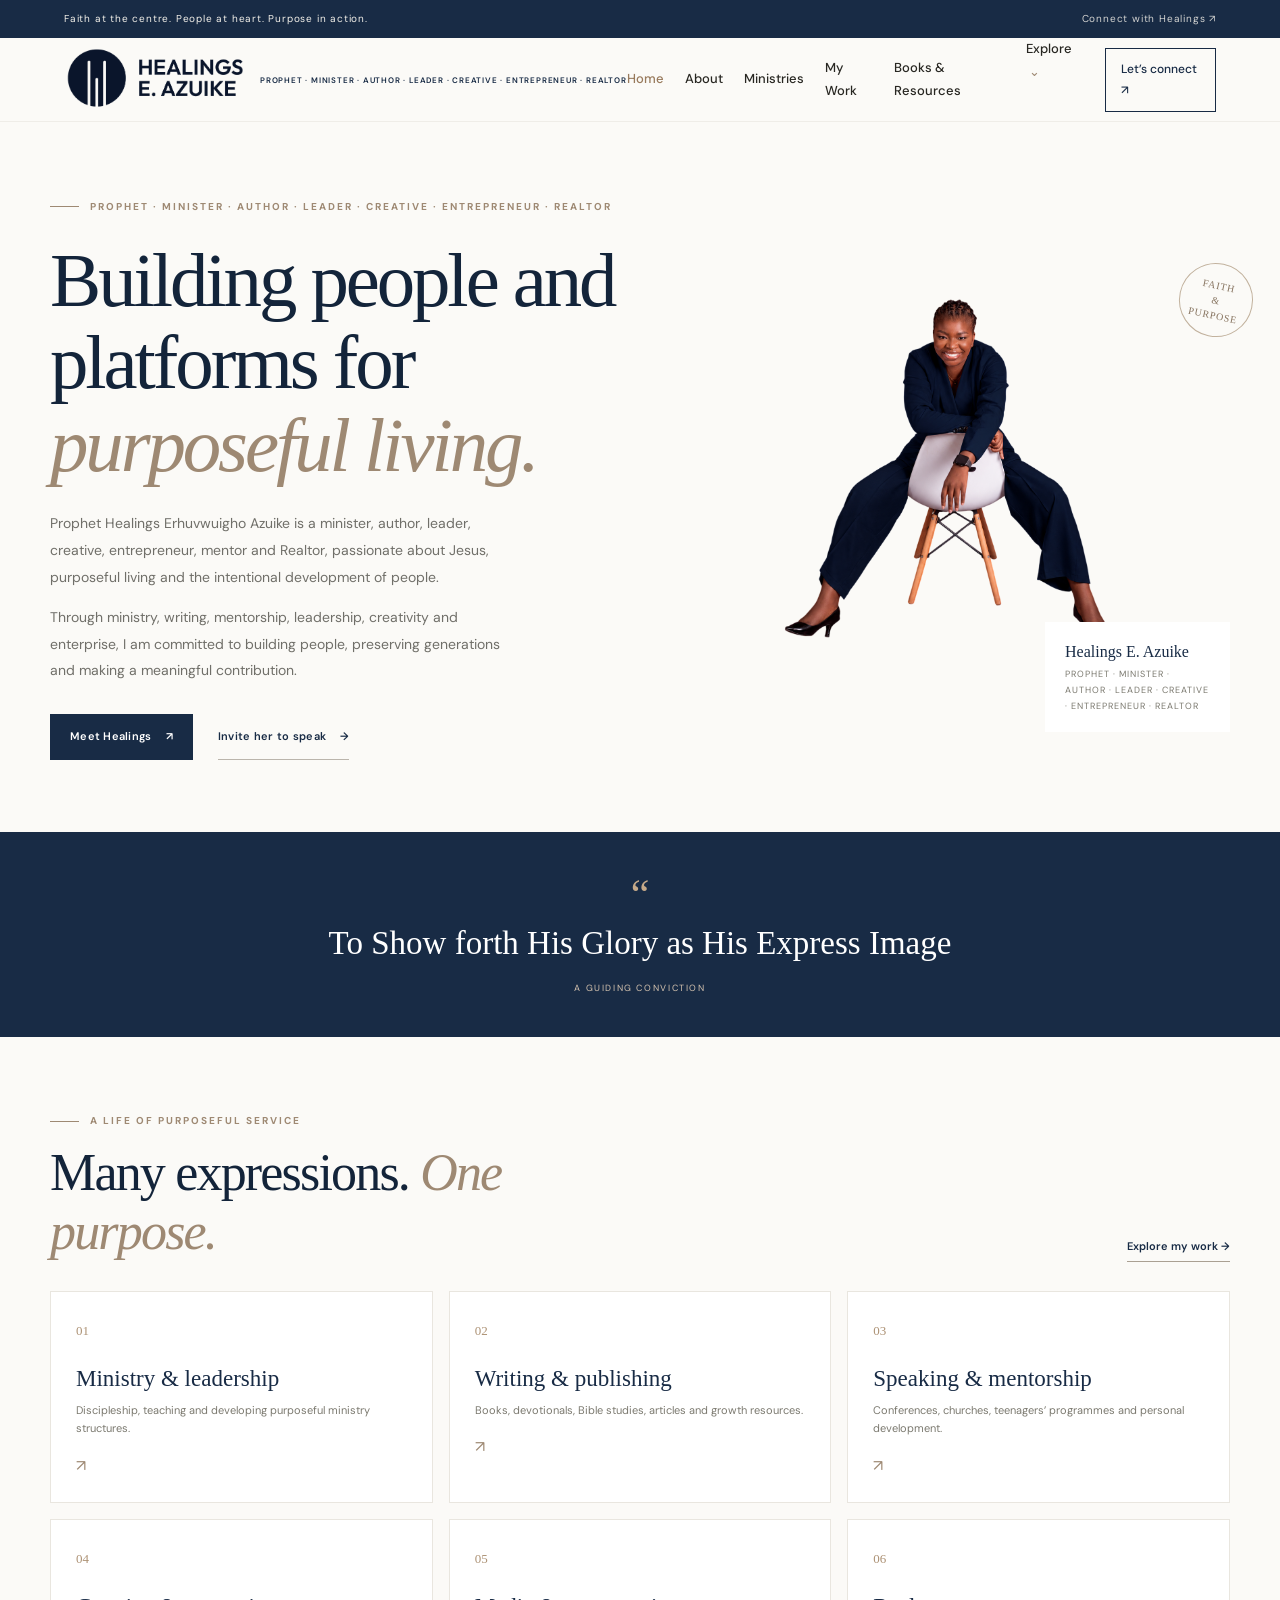
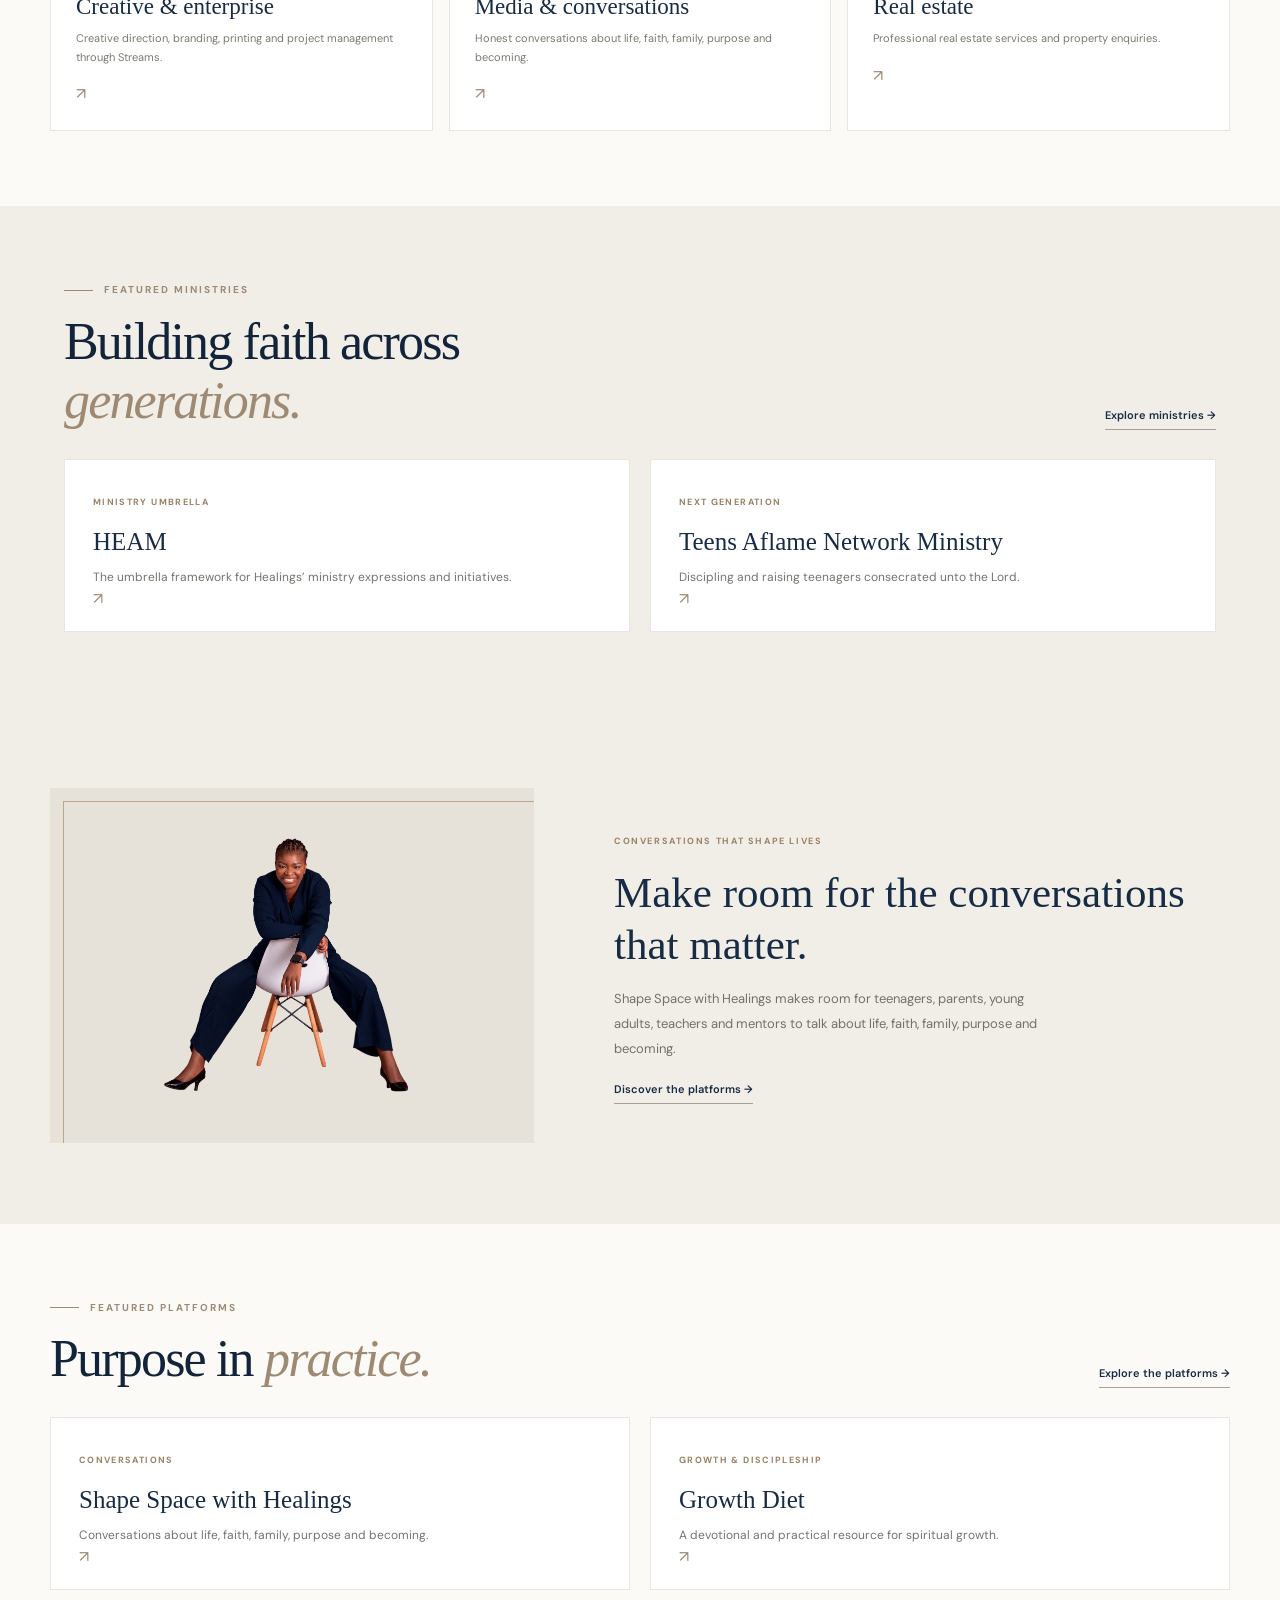
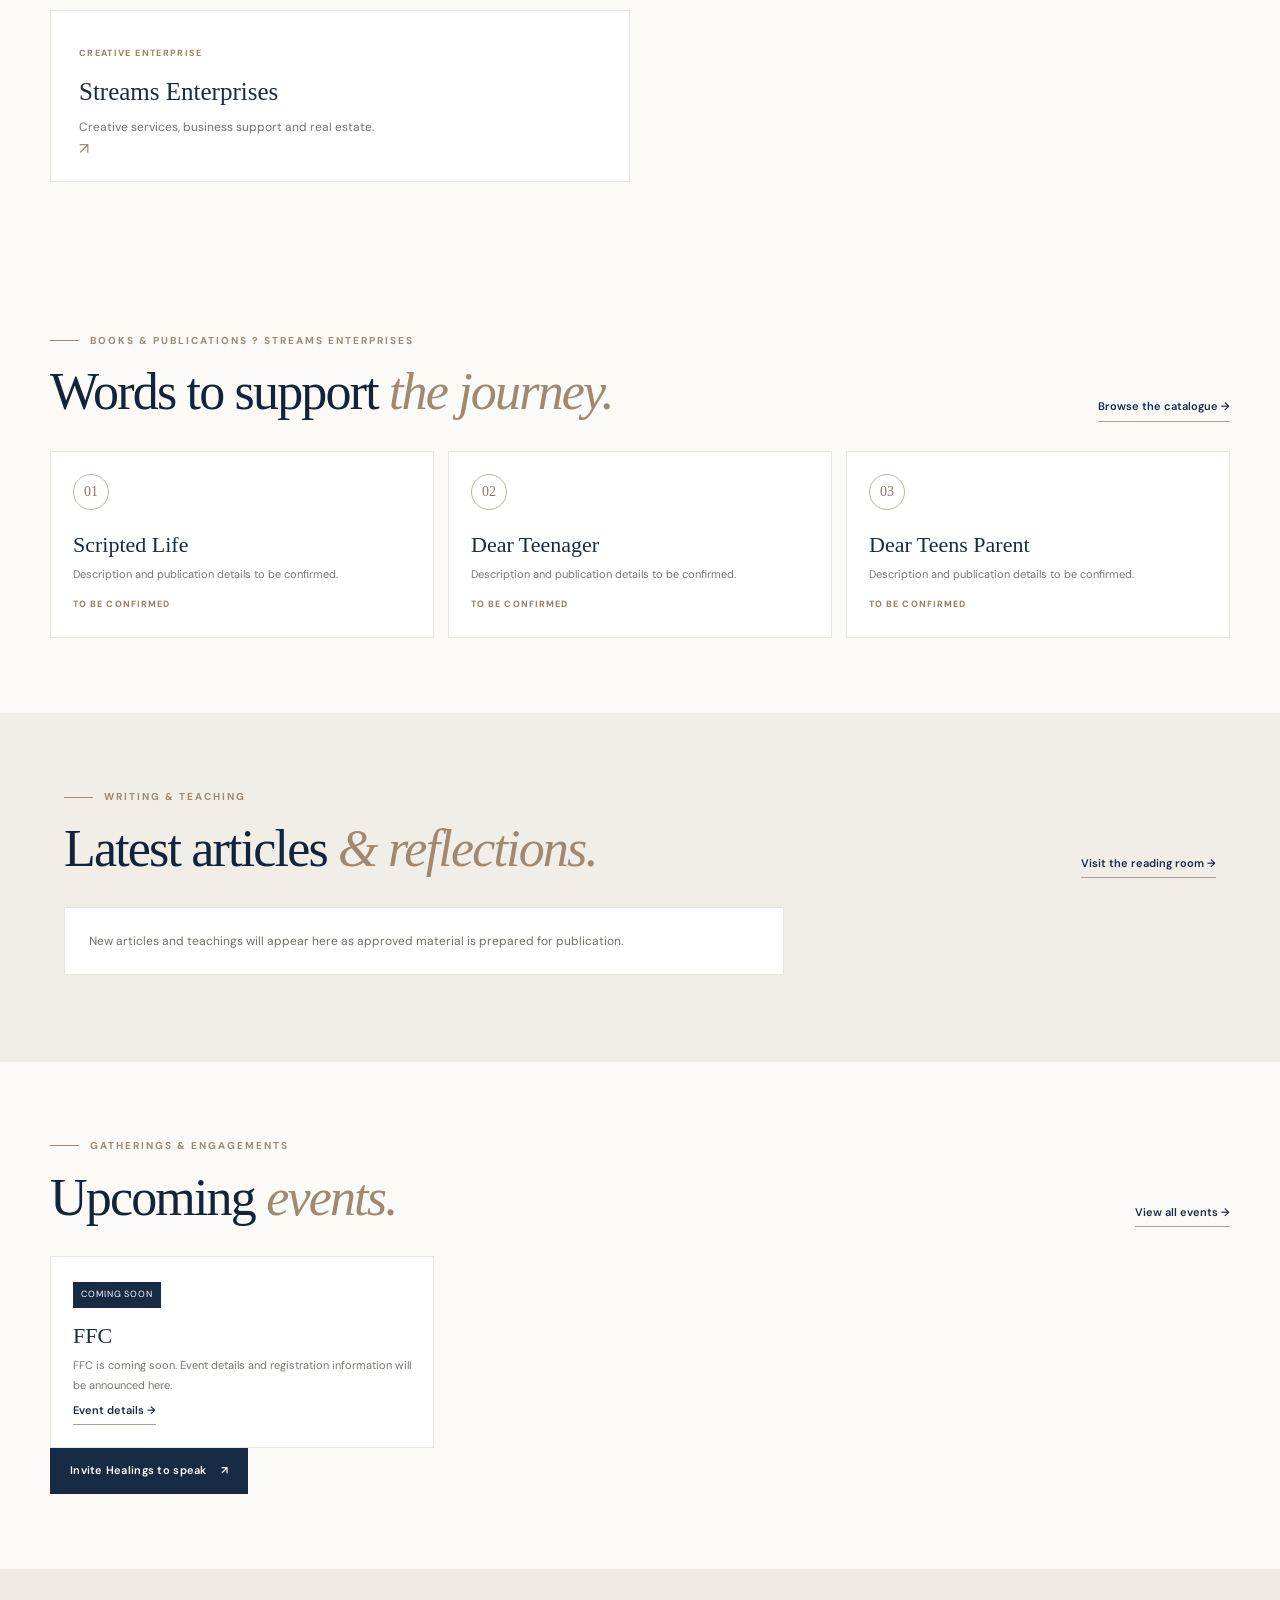
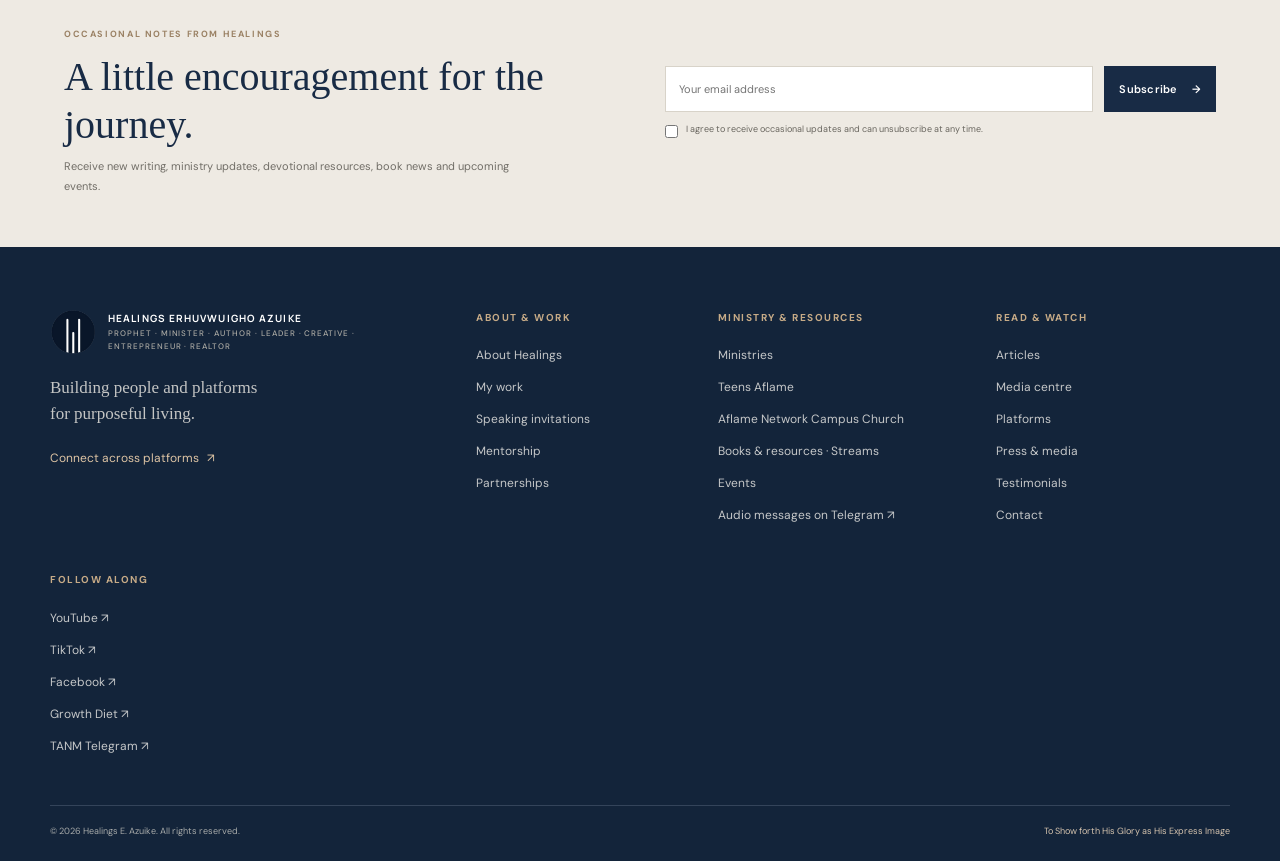
<file: index.html>
<!doctype html>
<html lang="en">
<head>
  <meta charset="utf-8">
  <meta name="viewport" content="width=device-width, initial-scale=1">
  <meta name="theme-color" content="#182b45">
  <meta name="description" content="Meet Prophet Healings Erhuvwuigho Azuike: minister, author, leader, mentor and entrepreneur building people and purposeful platforms.">
  <meta property="og:type" content="website">
  <meta property="og:title" content="Healings E. Azuike | Building people and platforms for purposeful living">
  <meta property="og:description" content="Explore ministry, books, teaching, media, professional work and ways to connect with Healings E. Azuike.">
  <meta property="og:image" content="/public/images/healings-studio-seated.png">
  <title>Healings E. Azuike | Building people and platforms for purposeful living</title>
  <link rel="preconnect" href="https://fonts.googleapis.com">
  <link rel="preconnect" href="https://fonts.gstatic.com" crossorigin>
  <link href="https://fonts.googleapis.com/css2?family=DM+Sans:wght@400;500;600;700&family=Manrope:wght@400;500;600;700;800&display=swap" rel="stylesheet">
  <link rel="stylesheet" href="styles.css">
  <link rel="stylesheet" href="styles-overrides.css">
</head>
<body>
  <a class="skip-link" href="#main">Skip to content</a>
  <div class="announcement"><span>Faith at the centre. People at heart. Purpose in action.</span><a href="?page=contact">Connect with Healings <span aria-hidden="true">↗</span></a></div>
  <header class="site-header">
    <a class="wordmark" href="/" aria-label="Healings E. Azuike home"><img class="brand-logo" src="public/images/healings-brand-logo-transparent.png" alt="Healings E. Azuike"><span class="brand-roles">PROPHET · MINISTER · AUTHOR</span></a>
    <button class="menu-toggle" type="button" aria-expanded="false" aria-controls="primary-nav"><span></span><span></span><span class="sr-only">Toggle navigation</span></button>
    <nav class="primary-nav" id="primary-nav" aria-label="Main navigation">
      <a href="/">Home</a><a href="?page=about">About</a><a href="?page=ministries">Ministries</a><a href="?page=work">My Work</a><a href="?page=books">Books &amp; Resources</a>
      <details class="nav-dropdown"><summary>Explore <span aria-hidden="true">⌄</span></summary><div class="nav-dropdown-menu"><a href="?page=articles">Articles</a><a href="?page=media">Media Centre</a><a href="?page=events">Events</a><a href="?page=platforms">Platforms</a><a href="?page=speaking">Speaking &amp; Invitations</a><a href="?page=testimonials">Testimonials</a><a href="?page=press">Press &amp; Media</a><a href="?page=partnerships">Partnerships</a></div></details>
      <a class="nav-cta" href="?page=contact">Let’s connect <span aria-hidden="true">↗</span></a>
    </nav>
  </header>
  <main id="main" tabindex="-1"></main>
  <section class="newsletter-band" aria-labelledby="newsletter-title">
    <div class="newsletter-copy"><span class="feature-kicker">Occasional notes from Healings</span><h2 id="newsletter-title">A little encouragement for the journey.</h2><p>Receive new writing, ministry updates, devotional resources, book news and upcoming events.</p></div>
    <form class="newsletter-form" id="newsletter-form">
      <label class="sr-only" for="newsletter-email">Email address</label><input id="newsletter-email" name="email" type="email" autocomplete="email" placeholder="Your email address" required>
      <label class="newsletter-consent"><input type="checkbox" name="consent" value="yes" required><span>I agree to receive occasional updates and can unsubscribe at any time.</span></label>
      <label class="honeypot" aria-hidden="true">Leave this blank<input name="website" tabindex="-1" autocomplete="off"></label>
      <button class="button-primary" type="submit">Subscribe <span aria-hidden="true">→</span></button><p class="form-feedback" id="newsletter-feedback" role="status" aria-live="polite"></p>
    </form>
  </section>
  <footer class="site-footer">
    <div class="footer-main">
      <div><a class="wordmark footer-brand" href="/" aria-label="Healings E. Azuike home"><img class="brand-logo" src="public/images/healings-brand-mark-transparent.png" alt=""><span class="wordmark-name">HEALINGS E. AZUIKE<small>PROPHET · MINISTER · AUTHOR</small></span></a><p class="footer-intro">Building people and platforms for purposeful living.</p><a class="footer-outbound" href="https://linktr.ee/HealingsE.Azuike" target="_blank" rel="noopener noreferrer">Connect across platforms <span>↗</span></a></div>
      <div class="footer-col"><span class="footer-label">ABOUT &amp; WORK</span><a href="?page=about">About Healings</a><a href="?page=work">My work</a><a href="?page=speaking">Speaking invitations</a><a href="?page=mentorship">Mentorship</a><a href="?page=partnerships">Partnerships</a></div>
      <div class="footer-col"><span class="footer-label">MINISTRY &amp; RESOURCES</span><a href="?page=ministries">Ministries</a><a href="?page=tanm">Teens Aflame</a><a href="?page=campus">Aflame Network Campus Church</a><a href="?page=books">Books &amp; resources · Streams</a><a href="?page=events">Events</a><a href="?page=media#audio-messages">Audio messages on Telegram ↗</a></div>
      <div class="footer-col"><span class="footer-label">READ &amp; WATCH</span><a href="?page=articles">Articles</a><a href="?page=media">Media centre</a><a href="?page=platforms">Platforms</a><a href="?page=press">Press &amp; media</a><a href="?page=testimonials">Testimonials</a><a href="?page=contact">Contact</a></div>
      <div class="footer-col"><span class="footer-label">FOLLOW ALONG</span><a href="https://www.youtube.com/@shapespacewithhealings" target="_blank" rel="noopener noreferrer">YouTube ↗</a><a href="https://www.tiktok.com/@shapespacewithhealings" target="_blank" rel="noopener noreferrer">TikTok ↗</a><a href="https://www.facebook.com/HealingsAzuike" target="_blank" rel="noopener noreferrer">Facebook ↗</a><a href="https://mygrowth-app.vercel.app" target="_blank" rel="noopener noreferrer">Growth Diet ↗</a><a href="https://t.me/TEENSAFLAME01" target="_blank" rel="noopener noreferrer">TANM Telegram ↗</a></div>
    </div>
    <div class="footer-bottom"><span>© <span id="year"></span> Healings E. Azuike. All rights reserved.</span><span class="footer-signoff">To Show forth His Glory as His Express Image</span></div>
  </footer>
  <script src="app.js" defer></script>
  <script src="content-loader.js" defer></script>
  <script src="enhancements.js" defer></script>
</body>
</html>
</file>
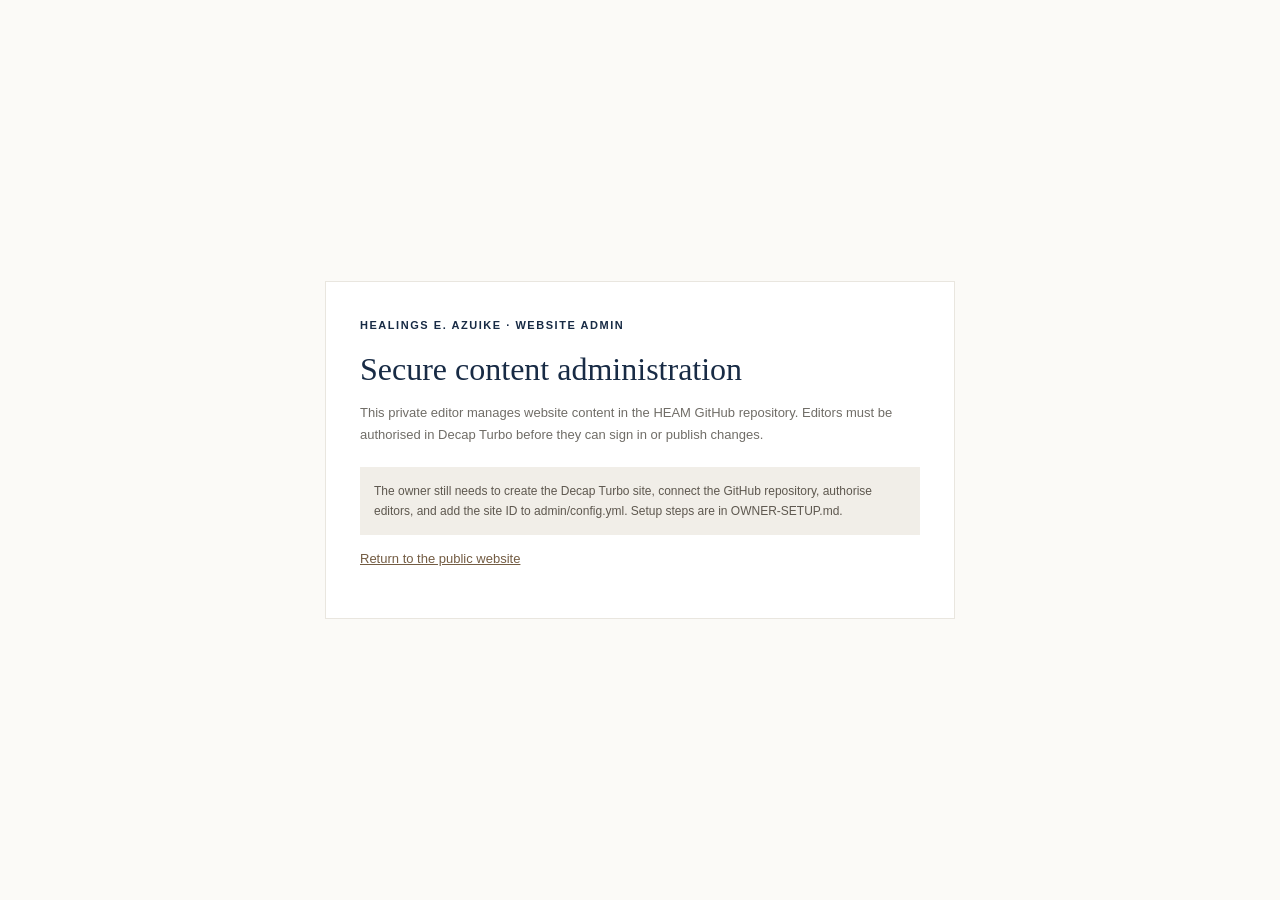
<file: admin/index.html>
<!doctype html>
<html lang="en">
<head>
  <meta charset="utf-8">
  <meta name="viewport" content="width=device-width, initial-scale=1">
  <meta name="robots" content="noindex,nofollow">
  <meta name="theme-color" content="#182b45">
  <title>Website Administration | HEAM</title>
  <style>
    body{margin:0;min-height:100vh;display:grid;place-items:center;background:#fbfaf7;color:#282722;font:15px/1.7 "DM Sans",Arial,sans-serif}.setup-card{width:min(560px,calc(100% - 40px));padding:34px;background:white;border:1px solid #e9e6df}.brand{color:#182b45;font-size:11px;font-weight:700;letter-spacing:.14em;text-transform:uppercase}h1{margin:15px 0 8px;color:#182b45;font:500 32px/1.2 Georgia,serif}p{color:#706d67;font-size:13px}a{color:#735c43}.status{margin-top:21px;padding:14px;background:#f1eee8;color:#5e584f;font-size:12px}#cms{width:100%}
  </style>
</head>
<body>
  <main class="setup-card" id="cms-setup">
    <div class="brand">Healings E. Azuike · Website Admin</div>
    <h1>Secure content administration</h1>
    <p>This private editor manages website content in the HEAM GitHub repository. Editors must be authorised in Decap Turbo before they can sign in or publish changes.</p>
    <div class="status" id="setup-status" role="status">Checking the CMS connection…</div>
    <p><a href="/">Return to the public website</a></p>
  </main>
  <script>
    fetch('/admin/config.yml', { cache: 'no-store' }).then((response) => response.text()).then((config) => {
      const siteId = config.match(/^\s*turbo_site_id:\s*([^\s#]+)/m)?.[1];
      if (!siteId || siteId === 'SET_AFTER_OWNER_SETUP') {
        document.querySelector('#setup-status').textContent = 'The owner still needs to create the Decap Turbo site, connect the GitHub repository, authorise editors, and add the site ID to admin/config.yml. Setup steps are in OWNER-SETUP.md.';
        return;
      }
      const script = document.createElement('script');
      script.src = 'https://cdn.jsdelivr.net/npm/decap-cms@^3.17.0/dist/decap-cms.js';
      script.onload = () => document.querySelector('#cms-setup').remove();
      script.onerror = () => { document.querySelector('#setup-status').textContent = 'The content editor could not load. Check the network connection and try again.'; };
      document.body.append(script);
    }).catch(() => { document.querySelector('#setup-status').textContent = 'The CMS configuration could not be loaded. Please try again later.'; });
  </script>
</body>
</html>
</file>
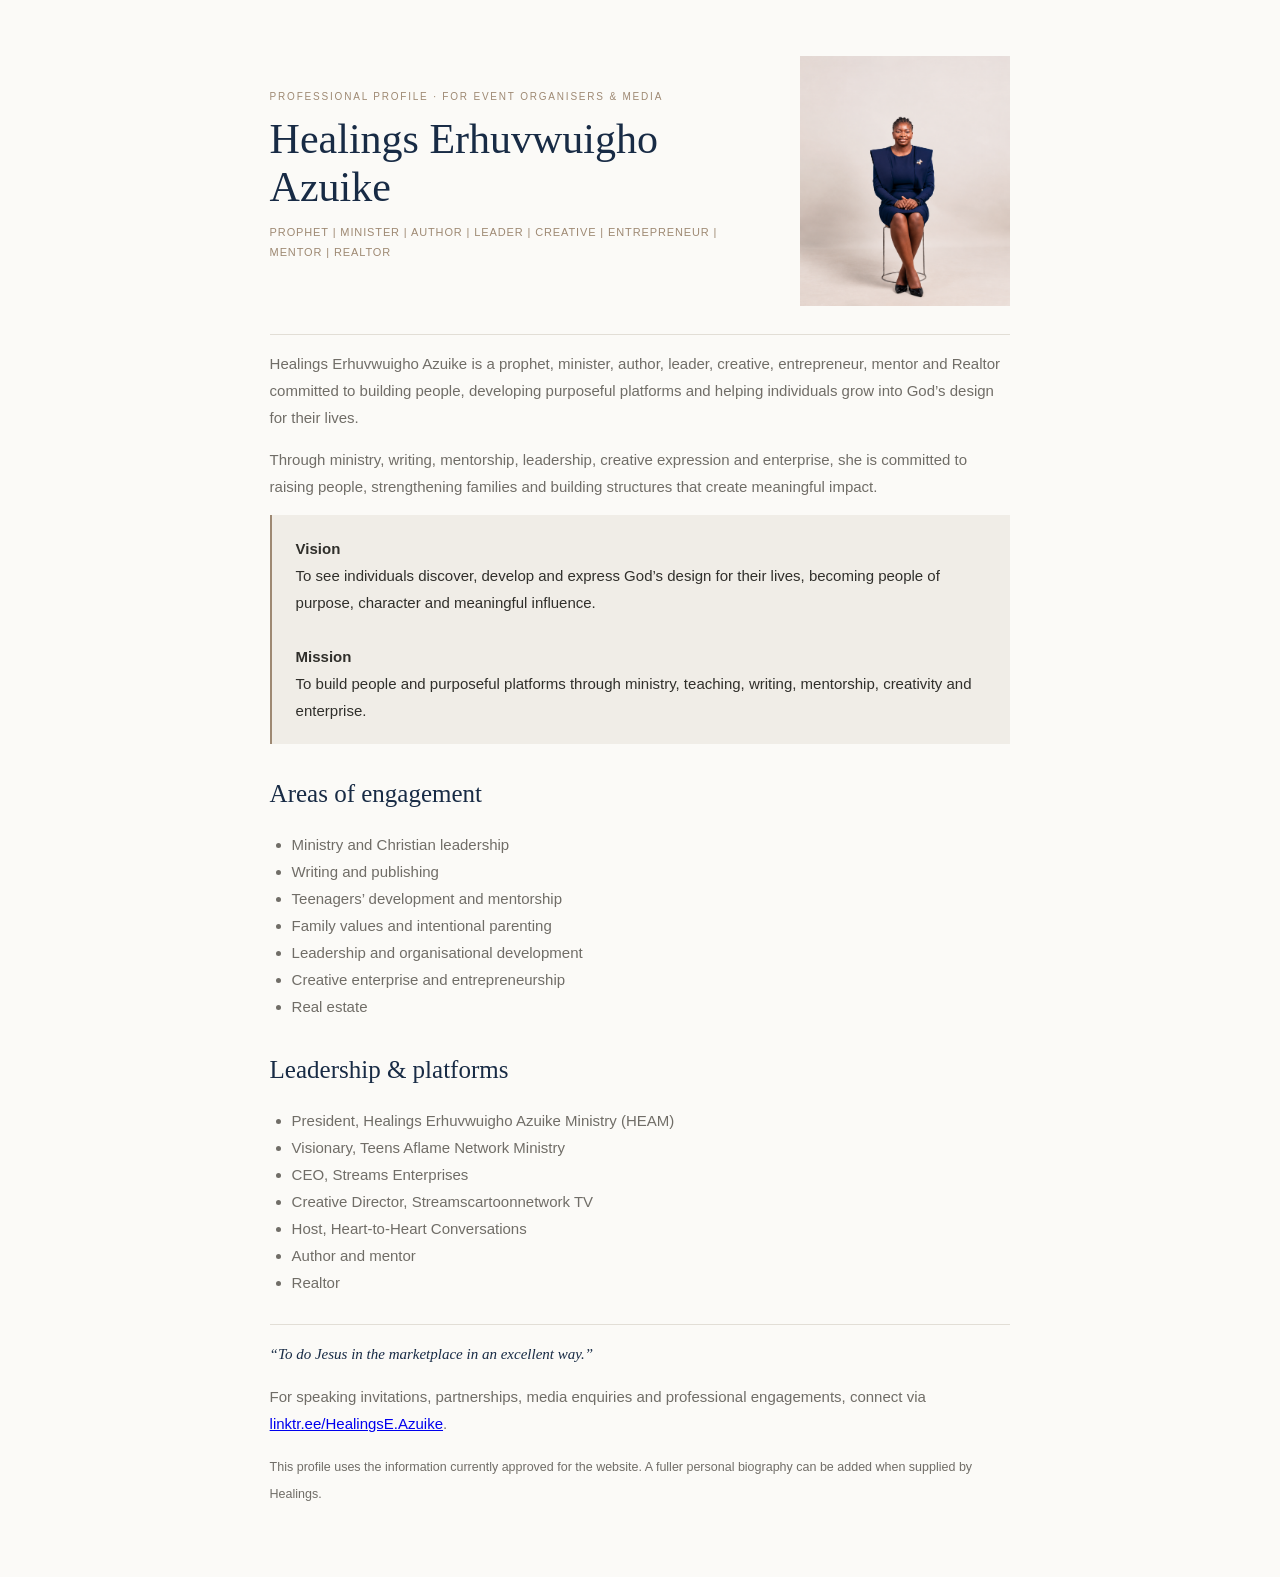
<file: downloads/healings-professional-profile.html>
<!doctype html>
<html lang="en">
<head>
  <meta charset="utf-8">
  <meta name="viewport" content="width=device-width, initial-scale=1">
  <title>Professional Profile — Healings Erhuvwuigho Azuike</title>
  <style>
    :root{--navy:#182b45;--brown:#9e8973;--ink:#302f2b;--muted:#706d67;--paper:#fbfaf7}*{box-sizing:border-box}body{max-width:920px;margin:0 auto;padding:56px 7%;background:var(--paper);color:var(--ink);font:15px/1.8 Arial,sans-serif}.top{display:grid;grid-template-columns:1fr 210px;gap:35px;align-items:center;border-bottom:1px solid #e2ded6;padding-bottom:28px}.kicker{color:var(--brown);font-size:10px;letter-spacing:.18em;text-transform:uppercase}h1,h2{color:var(--navy);font-family:Georgia,serif;font-weight:400}h1{margin:10px 0;font-size:42px;line-height:1.14}h2{margin:27px 0 6px;font-size:25px}p{color:var(--muted)}.portrait{width:100%;height:250px;object-fit:cover;object-position:center 38%}.role{color:var(--brown);font-size:11px;letter-spacing:.08em;text-transform:uppercase}.vision{padding:20px 24px;background:#f0ede7;border-left:2px solid var(--brown)}ul{padding-left:22px;color:var(--muted)}.closing{margin-top:28px;padding-top:16px;border-top:1px solid #e2ded6;color:var(--navy);font-family:Georgia,serif;font-style:italic}@media print{body{padding:0;background:white}.top{grid-template-columns:1fr 170px;gap:22px}.portrait{height:205px}a{color:inherit;text-decoration:none}}
  </style>
</head>
<body>
  <header class="top"><div><div class="kicker">Professional profile · For event organisers &amp; media</div><h1>Healings Erhuvwuigho Azuike</h1><p class="role">Prophet | Minister | Author | Leader | Creative | Entrepreneur | Mentor | Realtor</p></div><img class="portrait" src="../public/images/healings-studio-seated.png" alt="Healings Erhuvwuigho Azuike seated in a navy suit"></header>
  <p>Healings Erhuvwuigho Azuike is a prophet, minister, author, leader, creative, entrepreneur, mentor and Realtor committed to building people, developing purposeful platforms and helping individuals grow into God’s design for their lives.</p>
  <p>Through ministry, writing, mentorship, leadership, creative expression and enterprise, she is committed to raising people, strengthening families and building structures that create meaningful impact.</p>
  <section class="vision"><strong>Vision</strong><br>To see individuals discover, develop and express God’s design for their lives, becoming people of purpose, character and meaningful influence.<br><br><strong>Mission</strong><br>To build people and purposeful platforms through ministry, teaching, writing, mentorship, creativity and enterprise.</section>
  <h2>Areas of engagement</h2><ul><li>Ministry and Christian leadership</li><li>Writing and publishing</li><li>Teenagers’ development and mentorship</li><li>Family values and intentional parenting</li><li>Leadership and organisational development</li><li>Creative enterprise and entrepreneurship</li><li>Real estate</li></ul>
  <h2>Leadership &amp; platforms</h2><ul><li>President, Healings Erhuvwuigho Azuike Ministry (HEAM)</li><li>Visionary, Teens Aflame Network Ministry</li><li>CEO, Streams Enterprises</li><li>Creative Director, Streamscartoonnetwork TV</li><li>Host, Heart-to-Heart Conversations</li><li>Author and mentor</li><li>Realtor</li></ul>
  <p class="closing">“To do Jesus in the marketplace in an excellent way.”</p>
  <p>For speaking invitations, partnerships, media enquiries and professional engagements, connect via <a href="https://linktr.ee/HealingsE.Azuike">linktr.ee/HealingsE.Azuike</a>.</p>
  <p><small>This profile uses the information currently approved for the website. A fuller personal biography can be added when supplied by Healings.</small></p>
</body>
</html>
</file>
<file: styles.css>
:root{--navy:#182b45;--navy-deep:#13243a;--ink:#282722;--muted:#7b796f;--line:#e9e6df;--paper:#fbfaf7;--white:#fff;--brown:#9e8973;--serif:"Iowan Old Style",Georgia,"Times New Roman",serif;--sans:"DM Sans",sans-serif;--display:"Manrope",sans-serif;--wrap:1180px}*{box-sizing:border-box}html{scroll-behavior:smooth}body{margin:0;background:var(--paper);color:var(--ink);font-family:var(--sans);font-size:15px;line-height:1.75;-webkit-font-smoothing:antialiased}a{color:inherit;text-decoration:none}button,input,select,textarea{font:inherit}button,a{-webkit-tap-highlight-color:transparent}a:focus-visible,button:focus-visible,input:focus-visible,select:focus-visible,textarea:focus-visible{outline:3px solid #b58f66;outline-offset:4px}.skip-link,.sr-only{position:absolute;width:1px;height:1px;padding:0;margin:-1px;overflow:hidden;clip:rect(0,0,0,0);white-space:nowrap;border:0}.skip-link:focus{position:fixed;z-index:100;top:8px;left:8px;width:auto;height:auto;padding:10px 16px;margin:0;overflow:visible;clip:auto;background:var(--white)}.announcement{height:38px;padding:0 max(calc((100vw - var(--wrap))/2),5%);display:flex;align-items:center;justify-content:space-between;background:var(--navy);color:#f5f2eb;font-size:10px;letter-spacing:.08em}.announcement a{opacity:.85}.site-header{height:84px;padding:0 max(calc((100vw - var(--wrap))/2),5%);display:flex;align-items:center;justify-content:space-between;background:var(--paper);border-bottom:1px solid #efede8}.wordmark{display:flex;align-items:center;gap:11px;flex-shrink:0}.wordmark-symbol{font:700 37px/1 var(--display);letter-spacing:-.13em;color:var(--navy)}.wordmark-symbol span{color:var(--brown)}.wordmark-name{font:700 10px/1.55 var(--display);letter-spacing:.11em}.wordmark-name small{display:block;font:500 8px/1.6 var(--sans);letter-spacing:.12em;color:#858178}.primary-nav{display:flex;align-items:center;gap:clamp(11px,1.65vw,24px);height:100%}.primary-nav>a{font-size:11px;font-weight:500;transition:color .2s}.primary-nav>a:hover,.primary-nav>a.active{color:#987a5c}.primary-nav .nav-cta{padding:10px 15px;border:1px solid var(--navy);color:var(--navy);font-size:10px}.primary-nav .nav-cta:hover{background:var(--navy);color:white}.menu-toggle{display:none}.hero-home{max-width:var(--wrap);min-height:576px;margin:auto;padding:76px 0 65px;display:grid;grid-template-columns:1.08fr .92fr;align-items:center;gap:60px}.hero-copy{padding-bottom:7px}.eyebrow{display:flex;align-items:center;gap:11px;color:var(--brown);font-size:10px;font-weight:700;letter-spacing:.2em;text-transform:uppercase}.eyebrow:before{content:"";width:29px;height:1px;background:var(--brown)}h1,h2,h3,p{margin-top:0}.hero-title{max-width:570px;margin:24px 0 22px;color:var(--navy-deep);font:500 clamp(46px,6vw,78px)/1.08 var(--serif);letter-spacing:-.04em}.hero-title em,.section-heading em{color:var(--brown);font-weight:400}.hero-description{max-width:460px;color:#706f69;font-size:14px;line-height:1.9}.button-row{display:flex;align-items:center;gap:25px;margin-top:30px}.button-primary,.button-secondary{min-height:46px;padding:0 19px;display:inline-flex;align-items:center;justify-content:center;gap:14px;font-size:11px;font-weight:600;letter-spacing:.025em;transition:all .2s}.button-primary{background:var(--navy);color:white;border:1px solid var(--navy)}.button-primary:hover{background:#314964}.button-secondary{padding-left:0;padding-right:0;color:var(--navy);border-bottom:1px solid #bbb5ac}.button-secondary:hover{color:#987a5c}.hero-media{height:444px;position:relative;background:#ece8df;overflow:visible}.hero-media-image{position:absolute;inset:0 34px 25px 0;overflow:hidden;background:linear-gradient(150deg,rgba(18,35,55,.05),rgba(18,35,55,.25)),url("https://images.unsplash.com/photo-1534528741775-53994a69daeb?auto=format&fit=crop&w=1100&q=85") center 36%/cover}.hero-media-caption{position:absolute;bottom:0;right:0;width:185px;background:var(--white);padding:19px 20px 18px;color:var(--navy)}.hero-media-caption strong{display:block;font:500 16px/1.4 var(--serif)}.hero-media-caption span{display:block;margin-top:4px;color:var(--muted);font-size:9px;letter-spacing:.11em;text-transform:uppercase}.hero-stamp{position:absolute;right:-23px;top:31px;width:74px;height:74px;display:grid;place-items:center;border:1px solid #c2b29e;border-radius:50%;color:#86735f;font:10px/1.5 var(--serif);letter-spacing:.08em;text-align:center;transform:rotate(12deg)}.signature{background:var(--navy);color:white;padding:41px 24px;text-align:center}.signature blockquote{max-width:800px;margin:0 auto;font:400 clamp(21px,3vw,33px)/1.45 var(--serif)}.signature blockquote:before{content:"“";display:block;margin-bottom:5px;color:#c5a989;font:42px/1 var(--serif)}.signature span{display:block;margin-top:13px;color:#d6c4b0;font-size:9px;letter-spacing:.18em;text-transform:uppercase}.section-wrap{max-width:var(--wrap);margin:auto;padding:89px 0}.section-top{display:flex;align-items:end;justify-content:space-between;gap:20px;margin-bottom:29px}.section-heading{max-width:600px;margin:13px 0 0;color:var(--navy-deep);font:500 clamp(34px,4.7vw,52px)/1.14 var(--serif);letter-spacing:-.035em}.text-link{display:inline-flex;align-items:center;gap:10px;padding-bottom:4px;border-bottom:1px solid #aaa093;color:var(--navy);font-size:11px;font-weight:600}.text-link:hover{color:#987a5c}.pathway-grid{display:grid;grid-template-columns:repeat(3,1fr);gap:16px}.pathway-card{min-height:200px;padding:25px 25px 22px;background:white;border:1px solid var(--line);transition:transform .2s,border-color .2s}.pathway-card:hover{transform:translateY(-3px);border-color:#c7b59f}.pathway-number{color:#ad9275;font:13px var(--serif)}.pathway-card h3{margin:22px 0 7px;color:var(--navy);font:500 23px/1.25 var(--serif)}.pathway-card p{margin-bottom:14px;color:var(--muted);font-size:11px;line-height:1.7}.pathway-arrow{color:var(--brown);font-size:16px}.feature-band{background:#f1eee8}.feature-inner{max-width:var(--wrap);margin:auto;padding:81px 0;display:grid;grid-template-columns:.88fr 1.12fr;align-items:center;gap:80px}.feature-photo{height:355px;position:relative;background:url("https://images.unsplash.com/photo-1475721027785-f74eccf877e2?auto=format&fit=crop&w=1000&q=85") center/cover}.feature-photo:after{position:absolute;content:"";inset:13px -13px -13px 13px;border:1px solid #bba68b}.feature-kicker{color:#9b8265;font-size:9px;font-weight:700;letter-spacing:.18em;text-transform:uppercase}.feature-title{margin:15px 0;color:var(--navy);font:500 43px/1.2 var(--serif)}.feature-copy{max-width:435px;color:#74716a;font-size:13px;line-height:1.95}.mini-footer-quote{padding:48px 20px;background:white;text-align:center;color:#726b61;font:italic 21px/1.5 var(--serif)}.site-footer{background:var(--navy-deep);color:#edeae4}.footer-main{max-width:var(--wrap);margin:auto;padding:62px 0 48px;display:grid;grid-template-columns:1.55fr .8fr .95fr .95fr;gap:45px}.footer-brand .wordmark-symbol,.footer-brand .wordmark-name{color:white}.footer-brand .wordmark-name small{color:#aaa9a3}.footer-intro{max-width:230px;margin:20px 0 16px;color:#c4c5c4;font:17px/1.55 var(--serif)}.footer-outbound,.footer-col a{color:#c5c7c8;font-size:10px}.footer-outbound{color:#dec4a4}.footer-outbound span{margin-left:5px}.footer-col{display:flex;flex-direction:column;gap:11px}.footer-label{margin-bottom:8px;color:#c7ab87;font-size:9px;font-weight:700;letter-spacing:.15em}.footer-col a:hover,.footer-outbound:hover{color:white}.footer-bottom{max-width:var(--wrap);margin:auto;padding:18px 0 21px;display:flex;justify-content:space-between;gap:20px;border-top:1px solid #34445a;color:#a7aaa9;font-size:9px}.footer-signoff{color:#d5c3ae}.page-shell{max-width:var(--wrap);margin:auto;padding:74px 0 88px}.page-heading{max-width:680px;margin:16px 0 21px;color:var(--navy);font:500 clamp(43px,6vw,69px)/1.08 var(--serif);letter-spacing:-.04em}.page-lead{max-width:640px;color:#716e67;font-size:14px;line-height:1.95}.page-hero{margin:0 0 49px;padding:48px 48px 42px;background:#f0ede7;border-left:2px solid #ad9172}.page-hero .page-heading{font-size:clamp(42px,5.5vw,62px)}.page-hero .page-lead{margin-bottom:0}.content-grid{display:grid;grid-template-columns:1fr 1fr;gap:20px}.content-card{padding:27px 28px;background:white;border:1px solid var(--line)}.content-card h3{margin:12px 0 9px;color:var(--navy);font:500 25px/1.25 var(--serif)}.content-card p{margin:0;color:#76736d;font-size:12px;line-height:1.9}.content-card .card-topline{font-size:9px;font-weight:700;letter-spacing:.15em;text-transform:uppercase;color:#9a8165}.compact-grid{display:grid;grid-template-columns:repeat(3,1fr);gap:14px}.book-card,.media-card,.event-card{padding:22px;background:white;border:1px solid var(--line)}.book-index{display:grid;place-items:center;width:36px;height:36px;margin-bottom:21px;border:1px solid #c3b49e;border-radius:50%;color:#91785c;font:14px var(--serif)}.book-card h3,.media-card h3,.event-card h3{margin:0 0 7px;color:var(--navy);font:500 22px/1.25 var(--serif)}.book-card p,.media-card p,.event-card p{margin:0;color:#78756f;font-size:11px;line-height:1.8}.notice{margin:22px 0;padding:17px 20px;border-left:2px solid #b09170;background:#f1eee8;color:#6f6a62;font-size:11px;line-height:1.8}.book-search{width:min(100%,450px);height:45px;padding:0 14px;margin:0 0 22px;border:1px solid #dedad1;background:white;color:var(--ink);font-size:12px}.book-search::placeholder{color:#969189}.section-divider{margin:53px 0 29px;padding-bottom:13px;border-bottom:1px solid var(--line);color:var(--navy);font:500 31px var(--serif)}.pathway-card-full{padding:29px;background:white;border:1px solid var(--line)}.pathway-card-full h3{margin:11px 0 7px;color:var(--navy);font:500 23px var(--serif)}.pathway-card-full p{color:#76736d;font-size:11px;line-height:1.8}.outbound-list{display:flex;flex-wrap:wrap;gap:10px}.outbound-list a{padding:9px 12px;border:1px solid #e2ded5;background:white;color:var(--navy);font-size:10px}.outbound-list a:hover{border-color:#ab9274}.contact-layout{display:grid;grid-template-columns:.8fr 1.2fr;gap:40px;align-items:start}.contact-details{padding:27px;background:var(--navy);color:white}.contact-details h2{font:500 30px/1.25 var(--serif)}.contact-details p{color:#d5d5d2;font-size:12px}.contact-details a{color:#e4c8a7}.contact-form{display:grid;grid-template-columns:1fr 1fr;gap:15px}.field{display:flex;flex-direction:column;gap:6px}.field.full{grid-column:1/-1}.field label{color:#54514b;font-size:10px;font-weight:600}.field input,.field select,.field textarea{width:100%;min-height:43px;padding:10px 12px;border:1px solid #dfdcd4;background:white;color:var(--ink);font-size:11px}.field textarea{min-height:128px;resize:vertical}.form-note{grid-column:1/-1;margin:0;color:#77736c;font-size:10px}.form-feedback{grid-column:1/-1;margin:0;color:var(--navy);font-size:12px}.book-card[hidden]{display:none}.event-badge{display:inline-flex;margin-bottom:14px;padding:5px 8px;background:#f0ede7;color:#86704f;font-size:9px;letter-spacing:.1em;text-transform:uppercase}.page-home .section-wrap{padding-top:75px;padding-bottom:75px}@media(max-width:1240px){.hero-home,.section-wrap,.feature-inner,.footer-main,.footer-bottom,.page-shell{margin-right:5%;margin-left:5%}.site-header{padding-right:5%;padding-left:5%}}@media(max-width:980px){.site-header{height:72px}.menu-toggle{width:39px;height:39px;padding:10px 8px;display:flex;flex-direction:column;justify-content:center;gap:5px;background:transparent;border:1px solid var(--line)}.menu-toggle>span:not(.sr-only){height:1px;width:100%;background:var(--navy)}.primary-nav{position:absolute;z-index:5;top:110px;left:0;right:0;height:auto;padding:14px 5% 22px;display:none;align-items:stretch;gap:0;flex-direction:column;background:var(--paper);border-bottom:1px solid var(--line)}.primary-nav.is-open{display:flex}.primary-nav>a{padding:10px 0}.primary-nav .nav-cta{align-self:flex-start;margin-top:8px;padding:9px 13px}.hero-home{min-height:unset;padding-top:57px;padding-bottom:52px;gap:38px}.hero-media{height:387px}.hero-title{font-size:clamp(46px,7vw,66px)}.footer-main{grid-template-columns:1.3fr 1fr 1fr;gap:30px}.footer-main>div:first-child{grid-row:span 2}.compact-grid{grid-template-columns:repeat(2,1fr)}}@media(max-width:700px){.announcement{height:34px;padding:0 5%;font-size:8px;letter-spacing:.045em}.announcement a{font-size:8px}.hero-home{grid-template-columns:1fr;gap:31px;padding-top:48px}.hero-copy{padding:0}.hero-title{max-width:530px;font-size:clamp(48px,12vw,69px)}.hero-media{height:min(98vw,440px);margin-right:15px}.hero-media-image{right:23px}.hero-stamp{right:-19px;width:64px;height:64px;font-size:9px}.section-wrap{padding-top:65px;padding-bottom:65px}.section-top{align-items:flex-start;flex-direction:column}.pathway-grid{grid-template-columns:1fr 1fr;gap:10px}.pathway-card{min-height:174px;padding:17px}.pathway-card h3{font-size:20px}.feature-inner{padding:59px 0;grid-template-columns:1fr;gap:35px}.feature-photo{height:min(75vw,340px);margin-right:13px}.feature-title{font-size:38px}.footer-main{grid-template-columns:1fr 1fr;gap:32px 20px;padding-top:46px}.footer-main>div:first-child{grid-column:1/-1;grid-row:auto}.footer-bottom{flex-direction:column;gap:5px}.page-shell{padding:49px 0 65px}.page-hero{padding:30px 23px 27px;margin-bottom:32px}.page-hero .page-heading{font-size:clamp(39px,10vw,55px)}.page-heading{font-size:clamp(42px,11vw,59px)}.content-grid{grid-template-columns:1fr}.compact-grid{grid-template-columns:1fr 1fr;gap:10px}.book-card,.media-card,.event-card{padding:17px}.contact-layout{grid-template-columns:1fr;gap:20px}.contact-form{grid-template-columns:1fr}.field.full,.form-note,.form-feedback{grid-column:1}.mini-footer-quote{font-size:18px}}@media(max-width:390px){.pathway-grid,.compact-grid{grid-template-columns:1fr}.pathway-card{min-height:150px}.book-card{min-height:124px}.announcement>span{max-width:205px}}
:root{--portrait-backdrop:#eee9e1}
.hero-media-image{background:var(--portrait-backdrop)}
.hero-media-image img{display:block;width:100%;height:100%;object-fit:cover;object-position:center 46%}
.feature-photo{display:flex;align-items:flex-end;justify-content:center;overflow:hidden;background:#e7e2d9}
.feature-photo img{position:relative;z-index:1;display:block;width:100%;height:100%;object-fit:contain;object-position:center bottom}
.feature-photo:after{z-index:2;pointer-events:none}
.about-profile{display:grid;grid-template-columns:.85fr 1.15fr;align-items:center;gap:clamp(30px,7vw,84px);margin:0 0 42px;padding:30px;background:var(--navy);color:white}
.about-profile-photo{height:390px;overflow:hidden;display:flex;align-items:flex-end;justify-content:center;background:#213852}
.about-profile-photo img{display:block;width:100%;height:100%;object-fit:contain;object-position:center bottom}
.about-profile-copy{max-width:490px;padding:24px 20px 24px 0}
.about-profile-copy h2{margin:13px 0;color:white;font:500 clamp(32px,4vw,47px)/1.15 var(--serif);letter-spacing:-.03em}
.about-profile-copy p{color:#e0dfdb;font-size:12px;line-height:1.9}
.about-profile-copy .text-link{color:#e4c8a7;border-color:#937d65}
.portrait-gallery{display:grid;grid-template-columns:1fr 1fr;gap:18px;margin:0 0 48px}
.portrait-gallery figure{height:300px;margin:0;position:relative;display:flex;align-items:flex-end;justify-content:center;overflow:hidden;background:#eee9e1}
.portrait-gallery figure:nth-child(2){background:#e8e4dc}
.portrait-gallery img{height:100%;width:100%;object-fit:contain;object-position:center bottom}
.portrait-gallery figcaption{position:absolute;right:0;bottom:0;padding:9px 13px;background:white;color:var(--navy);font-size:9px;letter-spacing:.05em}
@media(max-width:700px){.about-profile{grid-template-columns:1fr;gap:16px;padding:18px}.about-profile-photo{height:min(95vw,390px)}.about-profile-copy{padding:8px 3px 16px}.portrait-gallery{gap:10px}.portrait-gallery figure{height:245px}}
.nav-dropdown{position:relative;height:100%;display:flex;align-items:center}
.nav-dropdown summary{list-style:none;cursor:pointer;font-size:11px;font-weight:500}
.nav-dropdown summary::-webkit-details-marker{display:none}
.nav-dropdown summary span{margin-left:3px;color:var(--brown)}
.nav-dropdown[open] summary,.nav-dropdown summary:hover{color:#987a5c}
.nav-dropdown-menu{position:absolute;z-index:20;top:calc(100% - 12px);right:-35px;width:240px;padding:10px;background:white;border:1px solid var(--line);box-shadow:0 16px 38px #182b4518;display:grid;grid-template-columns:1fr 1fr;gap:2px}
.nav-dropdown-menu a{padding:9px 8px;font-size:10px;line-height:1.45}
.nav-dropdown-menu a:hover,.nav-dropdown-menu a.active{background:#f3f0ea;color:#826849}
.content-card-link{display:block;position:relative;padding-bottom:42px}
.content-card-link .pathway-arrow{position:absolute;left:28px;bottom:18px}
.section-wrap.section-tint{width:100%;max-width:none;padding-right:max(calc((100vw - var(--wrap))/2),5%);padding-left:max(calc((100vw - var(--wrap))/2),5%);background:#f1eee8}
.empty-state{max-width:720px;padding:22px 24px;background:white;border:1px solid var(--line);color:#716e67;font-size:12px;line-height:1.85}
.content-status{display:inline-block;margin-top:12px;color:#967b5d;font-size:9px;font-weight:700;letter-spacing:.12em;text-transform:uppercase}
.filter-row{display:flex;flex-wrap:wrap;gap:8px;margin:0 0 22px}
.filter-button{padding:8px 12px;border:1px solid #dfdbd2;background:white;color:#5c5851;cursor:pointer;font-size:10px;transition:all .2s}
.filter-button:hover,.filter-button.is-active{border-color:var(--navy);background:var(--navy);color:white}
.article-tools{display:flex;align-items:center;gap:20px;flex-wrap:wrap}
.article-tools .book-search{margin-bottom:15px}
.article-category[hidden],.book-card[hidden],.media-card[hidden],.event-card[hidden]{display:none}
.ministry-motto{margin:0 0 24px;padding:32px;display:flex;align-items:center;flex-direction:column;background:var(--navy);color:white;text-align:center}
.ministry-motto span{color:#dbc19e;font-size:9px;letter-spacing:.18em;text-transform:uppercase}
.ministry-motto strong{margin:6px 0;font:500 clamp(24px,4vw,35px)/1.25 var(--serif)}
.ministry-motto small{color:#d4d4d0;font-size:11px}
.ministry-motto .motto-divider{margin-top:24px}
.event-detail{padding:32px;background:#fff;border:1px solid var(--line)}
.event-detail h2{margin:0 0 14px;color:var(--navy);font:500 36px/1.2 var(--serif)}
.event-detail>p{max-width:720px;color:#716e67;font-size:12px;line-height:1.9}
.event-detail dl{display:grid;grid-template-columns:repeat(3,1fr);gap:12px;margin:24px 0}
.event-detail dl div{padding:15px;background:#f4f1eb}
.event-detail dt{color:#927a60;font-size:9px;font-weight:700;letter-spacing:.12em;text-transform:uppercase}
.event-detail dd{margin:5px 0 0;color:var(--navy);font-size:12px}
.event-detail-line{font-size:10px!important}
.media-feature{margin:35px 0;padding:24px 30px;display:grid;grid-template-columns:1.4fr .6fr;align-items:center;gap:28px;background:#f1eee8;overflow:hidden}
.media-feature img{display:block;width:100%;height:300px;object-fit:contain;object-position:center bottom}
.press-gallery a{position:relative;display:flex;justify-content:center;overflow:hidden;background:#eee9e1}
.press-gallery img{height:100%;width:100%;object-fit:contain}
.press-gallery span{position:absolute;right:0;bottom:0;padding:9px 13px;background:white;color:var(--navy);font-size:9px}
.testimonial-empty{max-width:740px;margin:auto;padding:44px 30px;background:white;border:1px solid var(--line);text-align:center}
.testimonial-empty .book-index{margin:0 auto 20px;font-size:24px}
.testimonial-empty h2{color:var(--navy);font:500 32px var(--serif)}
.testimonial-empty p{color:#716e67;font-size:12px;line-height:1.9}
.newsletter-band{padding:50px max(calc((100vw - var(--wrap))/2),5%);display:grid;grid-template-columns:1fr 1fr;align-items:center;gap:50px;background:#eeeae3}
.newsletter-copy h2{margin:8px 0;color:var(--navy);font:500 clamp(29px,4vw,40px)/1.2 var(--serif)}
.newsletter-copy p{max-width:460px;margin:0;color:#716e67;font-size:11px;line-height:1.8}
.newsletter-form{display:grid;grid-template-columns:1fr auto;gap:11px;align-items:center}
.newsletter-form>input{min-width:0;height:46px;padding:0 13px;border:1px solid #d8d3c9;background:white;font-size:11px}
.newsletter-consent{grid-column:1/-1;display:flex;align-items:flex-start;gap:8px;color:#69665f;font-size:9px;line-height:1.5}
.newsletter-consent input{margin:2px 0 0;accent-color:var(--navy)}
.newsletter-form .button-primary{grid-column:2;grid-row:1;padding:0 14px;cursor:pointer}
.newsletter-form .form-feedback{grid-column:1/-1}
.honeypot{position:absolute!important;left:-10000px!important;width:1px!important;height:1px!important;overflow:hidden!important}
.button-primary:disabled{opacity:.65;cursor:wait}
.contact-form .text-link{grid-column:1/-1;justify-self:start}
@media(max-width:980px){.nav-dropdown{height:auto;display:block}.nav-dropdown summary{padding:10px 0}.nav-dropdown-menu{position:static;width:100%;margin:2px 0 10px;box-shadow:none;grid-template-columns:1fr 1fr}.primary-nav.is-open .nav-dropdown{display:block}.primary-nav.is-open .nav-dropdown-menu a{padding:9px 6px}.newsletter-band{grid-template-columns:1fr;gap:22px}}
@media(max-width:700px){.event-detail{padding:22px}.event-detail dl{grid-template-columns:1fr}.media-feature{grid-template-columns:1fr;padding:22px;gap:8px}.media-feature img{height:min(75vw,300px)}.article-tools{align-items:flex-start;flex-direction:column;gap:0}.newsletter-band{padding-top:42px;padding-bottom:42px}.newsletter-form{grid-template-columns:1fr auto}.newsletter-form>input{grid-column:1/-1}.newsletter-form .button-primary{grid-column:1;grid-row:3;justify-self:start}.newsletter-form .form-feedback{grid-row:4}.contact-form .text-link{grid-column:1}.ministry-motto{padding:27px 18px}}
.brand-logo{width:48px;height:48px;flex:0 0 48px;object-fit:contain;border-radius:50%;background:#fff}.wordmark{gap:12px}.wordmark-name small{font-size:8px;letter-spacing:.12em}.footer-brand .brand-logo{width:43px;height:43px;flex-basis:43px}.mentorship-intro,.audio-messages{max-width:760px;padding:30px;background:#f1eee8}.mentorship-intro p,.audio-messages p{max-width:650px;color:#67635d}.mentorship-intro .notice{margin-top:24px}.partnership-support{display:grid;grid-template-columns:1.2fr .8fr;align-items:center;gap:35px;margin:12px 0 48px;padding:30px;background:#f1eee8}.partnership-support h2,.audio-messages h2{color:var(--navy);font:500 clamp(29px,4vw,42px)/1.15 var(--serif)}.partnership-support p{max-width:560px;color:#67635d}.partnership-qr-link{display:grid;justify-items:center;gap:8px;padding:18px;background:white;border:1px solid var(--line);text-align:center;font-size:11px}.partnership-qr-link img{display:block;width:min(100%,260px);height:auto}.biography-content{max-width:820px;margin:48px auto}.biography-content h2{margin:38px 0 12px;color:var(--navy);font:500 clamp(26px,3.5vw,38px)/1.2 var(--serif)}.biography-content p{color:#58564f;line-height:1.9}.platform-group{margin:34px 0}.platform-children{display:grid;grid-template-columns:repeat(2,minmax(0,1fr));gap:14px;margin:18px 0 0 24px;padding-left:20px;border-left:2px solid #d8c9b8}.platform-parent-label{color:#9e8973;font-size:10px;font-weight:700;letter-spacing:.12em;text-transform:uppercase}.streams-bookshop-note{margin:20px 0}.event-card[data-event-status="upcoming"] .event-badge{background:#e8efe8;color:#31533c}@media(max-width:700px){.partnership-support{grid-template-columns:1fr;padding:20px}.platform-children{grid-template-columns:1fr;margin-left:10px}}
</file>
<file: styles-overrides.css>
/* Responsive refinements and brand-aligned corrections. */
.primary-nav > a,
.nav-dropdown > summary {
  font-size: 13px;
}

.primary-nav .nav-cta {
  font-size: 12px;
}

.brand-logo {
  width: 184px;
  height: auto;
  flex: 0 1 auto;
  object-fit: contain;
  border-radius: 0;
  background: transparent;
}

.brand-roles {
  color: var(--navy);
  font-size: 8px;
  font-weight: 600;
  letter-spacing: .1em;
  line-height: 1.5;
  white-space: nowrap;
}

.footer-brand .brand-logo {
  width: 46px;
  height: 46px;
  flex: 0 0 46px;
}

.footer-col a,
.footer-outbound {
  font-size: 12px;
}

.footer-label {
  font-size: 10px;
}

.event-card[data-event-status="upcoming"] .event-badge,
.event-badge {
  background: var(--navy);
  color: var(--white);
}

.hero-media {
  height: 500px;
  background: var(--paper);
}

.hero-media-image {
  background: transparent;
}

.hero-media-image img {
  position: relative;
  display: block;
  width: 100%;
  height: 100%;
  object-fit: contain;
  object-position: center bottom;
}

.mentorship-form-frame {
  margin: 28px 0 18px;
  overflow: hidden;
  border: 1px solid var(--line);
  background: var(--white);
}

.mentorship-form-frame iframe {
  display: block;
  width: 100%;
  min-height: 1050px;
  border: 0;
}

@media (max-width: 760px) {
  .site-header .brand-logo {
    width: clamp(125px, 42vw, 160px);
  }

  .site-header .brand-roles {
    display: none;
  }

  .primary-nav > a,
  .nav-dropdown > summary {
    font-size: 14px;
  }

  .primary-nav .nav-cta {
    font-size: 13px;
  }

  .footer-main {
    row-gap: 34px;
  }

  .hero-media {
    height: clamp(360px, 105vw, 480px);
  }

  .mentorship-form-frame iframe {
    min-height: 1200px;
  }
}
</file>
